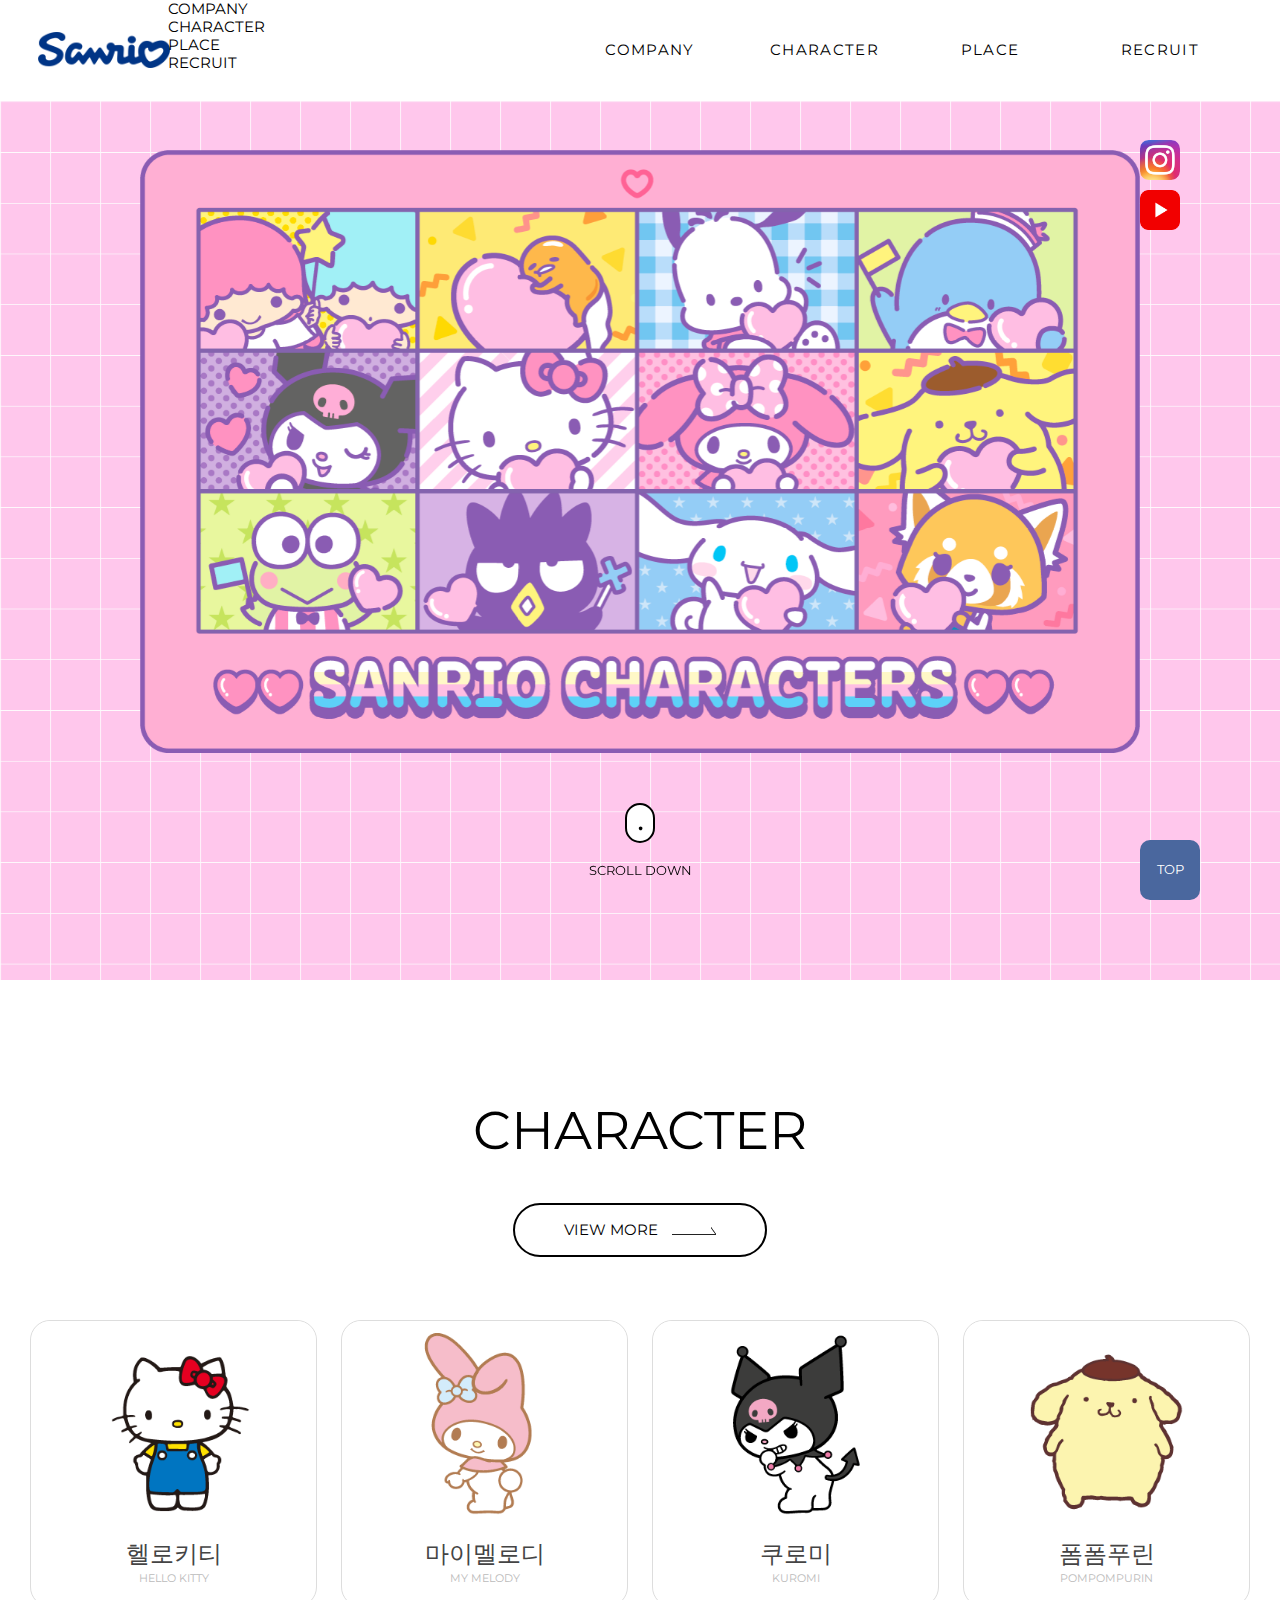
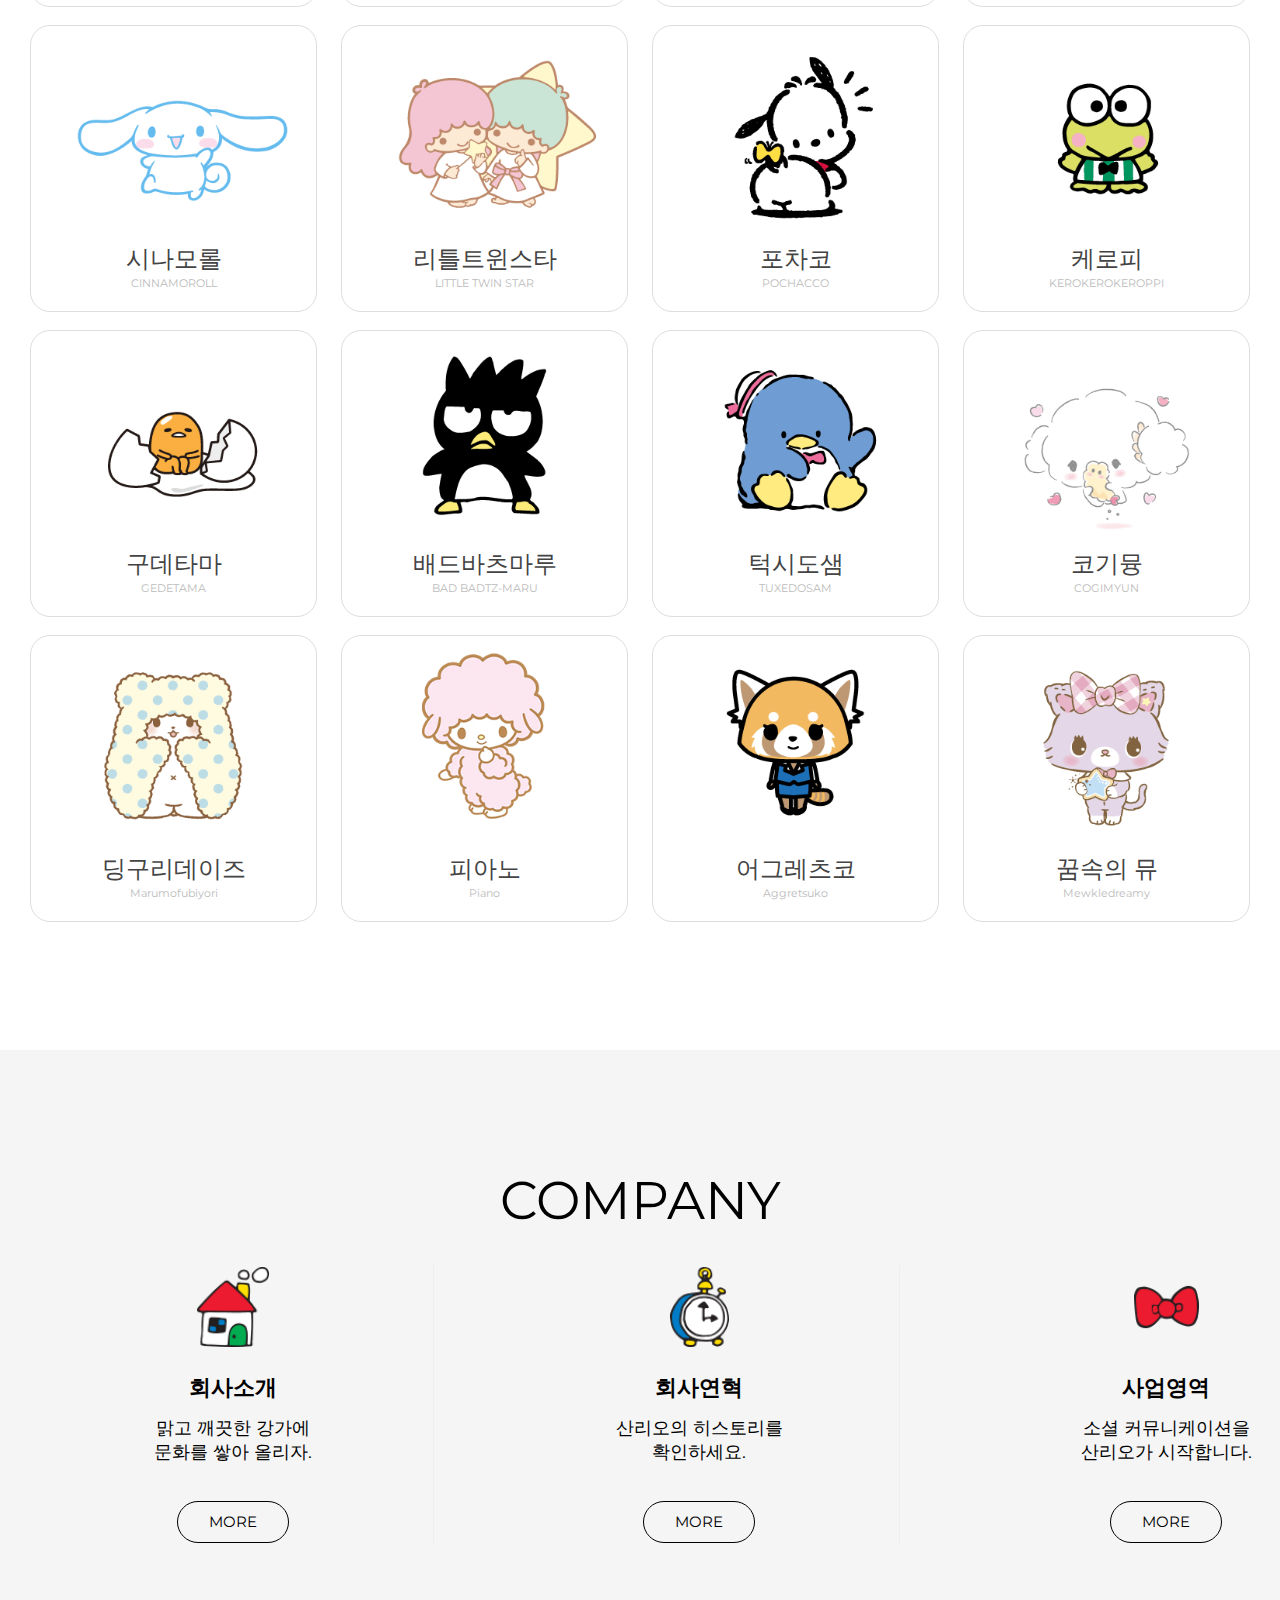
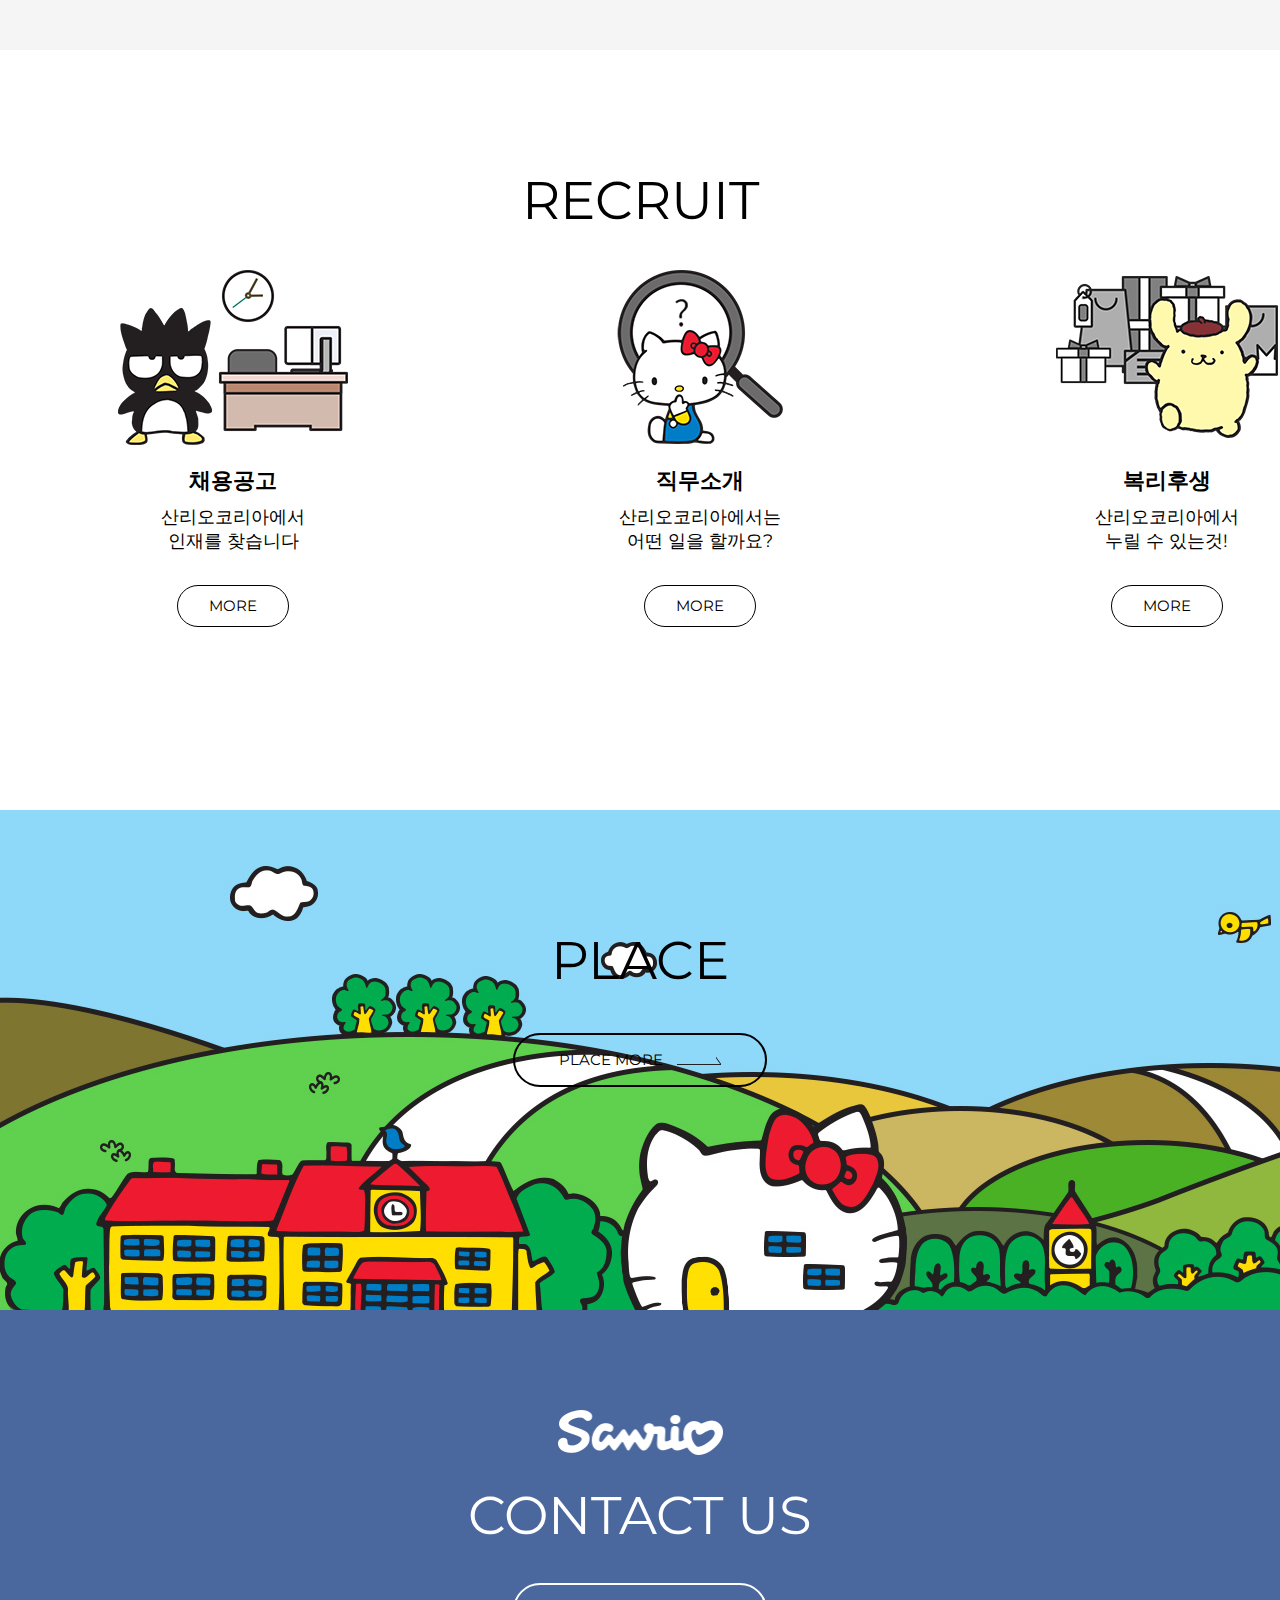
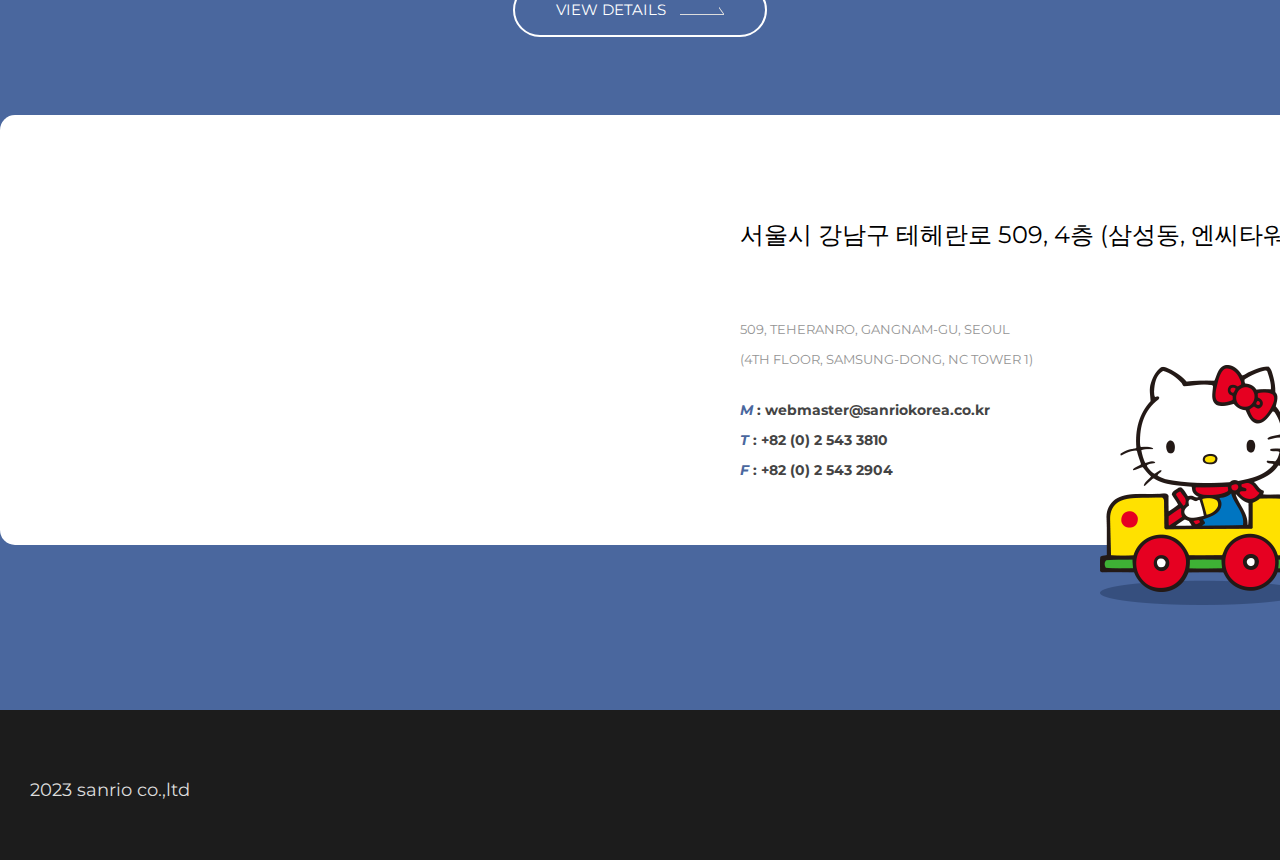
<file: index.html>
<!DOCTYPE html>
<html lang="en">
<head>
    <meta charset="UTF-8">
    <meta name="viewport" content="width=device-width, initial-scale=1.0">
    <title>Sanrio Lovers Club</title>
    <style type="text/css" rel="stylesheet">

        body {
            margin: 0px;
            padding: 0px;
            font-size: 11pt;
            font-family: 'Montserrat', sans-serif;
        }
        h1,h2,h3,p,ul {
            margin: 0;
            padding: 0;
        }
        ul li {
            list-style: none;
        }
        a {
            text-decoration: none;
        }
        
    </style>
    
    <!---------font----------->
    <link rel="preconnect" href="https://fonts.googleapis.com">
    <link rel="preconnect" href="https://fonts.gstatic.com" crossorigin>
    <link href="https://fonts.googleapis.com/css2?family=Montserrat&display=swap" rel="stylesheet">


    <!---------css----------->
    <link href="./css/index.css" rel="stylesheet">
    <link href="./css/media_768.css" rel="stylesheet">
</head>
<body>
    <!----------------------------헤더-------------------------------->
    <section class="section_01">
        <header>
            <div class="header_top">
                <div class="header_logo">
                    <img src="./img/logo_2023.png" width="132px" height="36px">
                </div>
                <div class="media_menu_wrap">
                    <img id="media_ham_icon" src="./img/menu.png">
                    <ul class="media_ham_menu">
                        <li> COMPANY </li>
                        <li> CHARACTER </li>
                        <li> PLACE </li>
                        <li> RECRUIT </li>
                    </ul>
                </div>
                <ul class="header_menu">
                    <li> COMPANY </li>
                    <li> CHARACTER </li>
                    <li> PLACE </li>
                    <li> RECRUIT </li>
                </ul>
            </div>
            
        </header>
    </section>
    <!----------------------------바디 -------------------------------->
    <section class="section_02">
        <div class="main_body_01">
           
            <div class="sns">
                <div class="top"> TOP </div>
                <a href="https://www.instagram.com/sanrio_kr/" target="_blank">
                    <img src="./img/ins.png" width="40px" height="40px">
                </a>
                <a href="https://www.youtube.com/c/sanriokorea/featured" target="_blank">
                    <img src="./img/ytb.png" width="40px" height="40px">
                </a>    
            </div>
            <div class="main_title_img">
                <img src="./img/main_visual_pc_v1.png" width="1000px">
                <img src="./img/main_visual_m_v1.png">
            </div>
            <div class="mouse_ani">
                <div class="mouse">
                    <p class="dot"> . </p>
                </div>
                <p class="scroll_text"> SCROLL DOWN </p>
            </div>
        </div>

        <div class="main_title_bg">
            &nbsp;
        </div>
    <!------------------------------캐릭터 소개 -------------------------------->
        <div class="main_body_02">
            <title id="title"> CHARACTER </title>
            <div class="view_more">
                <div class="veiw_icon">
                    VIEW MORE
                    <img src="./img/ico_more1.png">
                </div>
            </div>
            <div  class="character_list">
                <ul class="ch_list">
                    <a href="./page.html"> <li class="item">
                        <div class="ch_img">
                            <img id="kitty" src="./img/new_main_crt1.png" width="285px">
                        </div>
                        <div class="text_box">
                            <div class="blank"></div>
                            <p class=ch_name style="font-weight: 400;"> 헬로키티 </p>
                            <p class="ch_name_e"> HELLO KITTY </p>
                        </div>    
                    </li> </a>
                    <li class="item">
                        <div class="ch_img">
                            <img id="melody" src="./img/new_main_crt2.png" width="285px">
                        </div>
                        <div class="text_box">
                            <div class="blank"></div>
                            <p class=ch_name style="font-weight: 400;"> 마이멜로디 </p>
                            <p class="ch_name_e"> MY MELODY </p>
                        </div>    
                    </li>
                    <li class="item">
                        <div class="ch_img">
                            <img id="kuromi" src="./img/new_main_crt3.png" width="285px">
                        </div>
                        <div class="text_box">
                            <div class="blank"></div>
                            <p class=ch_name style="font-weight: 400;"> 쿠로미 </p>
                            <p class="ch_name_e"> KUROMI </p>
                        </div>    
                    </li>
                    <li class="item">
                        <div class="ch_img">
                            <img id="pompom" src="./img/new_main_crt4.png" width="285px">
                        </div>
                        <div class="text_box">
                            <div class="blank"></div>
                            <p class=ch_name style="font-weight: 400;"> 폼폼푸린 </p>
                            <p class="ch_name_e"> POMPOMPURIN </p>
                        </div>
                    </li>
                </ul>
                <ul class="ch_list">
                    <li class="item">
                        <div class="ch_img">
                            <img id="cinamo" src="./img/new_main_crt5.png" width="285px">
                        </div>
                        <div class="text_box">
                            <div class="blank"></div>
                            <p class=ch_name style="font-weight: 400;"> 시나모롤 </p>
                            <p class="ch_name_e"> CINNAMOROLL </p>
                        </div>  
                    </li>
                    <li class="item">
                        <div class="ch_img">
                            <img id="twin" src="./img/new_main_crt6.png" width="285px">
                        </div>
                        <div class="text_box">
                            <div class="blank"></div>
                            <p class=ch_name style="font-weight: 400;"> 리틀트윈스타 </p>
                            <p class="ch_name_e"> LITTLE TWIN STAR </p>
                        </div>  
                    </li>
                    <li class="item">
                        <div class="ch_img">
                            <img id="pocha" src="./img/new_main_crt7.png" width="285px">
                        </div>
                        <div class="text_box">
                            <div class="blank"></div>
                            <p class=ch_name style="font-weight: 400;"> 포차코 </p>
                            <p class="ch_name_e"> POCHACCO </p>
                        </div>  
                    </li>
                    <li class="item">
                        <div class="ch_img">
                            <img id="kero" src="./img/new_main_crt8.png" width="285px">
                        </div>
                        <div class="text_box">
                            <div class="blank"></div>
                            <p class=ch_name style="font-weight: 400;"> 케로피 </p>
                            <p class="ch_name_e"> 
                                KEROKEROKEROPPI </p>
                        </div>  
                    </li>
                </ul>
                <ul class="ch_list">
                    <li class="item">
                        <div class="ch_img">
                            <img id="tama" src="./img/new_main_crt9.png" width="285px">
                        </div>
                        <div class="text_box">
                            <div class="blank"></div>
                            <p class=ch_name style="font-weight: 400;"> 구데타마 </p>
                            <p class="ch_name_e"> GEDETAMA </p>
                        </div>  
                    </li>
                    <li class="item">
                        <div class="ch_img">
                            <img id="bad" src="./img/new_main_crt10.png" width="285px">
                        </div>
                        <div class="text_box">
                            <div class="blank"></div>
                            <p class=ch_name style="font-weight: 400;"> 배드바츠마루 </p>
                            <p class="ch_name_e"> BAD BADTZ-MARU </p>
                        </div>  
                    </li>
                    <li class="item">
                        <div class="ch_img">
                            <img id="sam" src="./img/new_main_crt11.png" width="285px">
                        </div>
                        <div class="text_box">
                            <div class="blank"></div>
                            <p class=ch_name style="font-weight: 400;"> 턱시도샘 </p>
                            <p class="ch_name_e"> TUXEDOSAM </p>
                        </div>
                    </li>
                    <li class="item">
                        <div class="ch_img">
                            <img id="kogi" src="./img/new_main_crt12.png" width="285px">
                        </div>
                        <div class="text_box">
                            <div class="blank"></div>
                            <p class=ch_name style="font-weight: 400;"> 코기뮹 </p>
                            <p class="ch_name_e"> COGIMYUN </p>
                        </div>
                    </li>
                </ul>
                <ul class="ch_list">
                    <li class="item">
                        <div class="ch_img">
                            <img id="dinguri" src="./img/new_main_crt13.png" width="285px">
                        </div>
                        <div class="text_box">
                            <div class="blank"></div>
                            <p class=ch_name style="font-weight: 400;"> 딩구리데이즈 </p>
                            <p class="ch_name_e"> Marumofubiyori </p>
                        </div>
                    </li> 
                    
                    <li class="item">
                        <div class="ch_img">
                            <img id="piano" src="./img/new_main_crt14.png" width="285px">
                        </div>
                        <div class="text_box">
                            <div class="blank"></div>
                            <p class=ch_name style="font-weight: 400;"> 피아노 </p>
                            <p class="ch_name_e"> Piano </p>
                        </div>
                    </li> 
                    
                    <li class="item">
                        <div class="ch_img">
                            <img id="aggre" src="./img/new_main_crt15.png" width="285px">
                        </div>
                        <div class="text_box">
                            <div class="blank"></div>
                            <p class=ch_name style="font-weight: 400;"> 어그레츠코 </p>
                            <p class="ch_name_e"> Aggretsuko </p>
                        </div>
                    </li> 
                    <li class="item">
                        <div class="ch_img">
                            <img id="myu" src="./img/new_main_crt16.png" width="285px">
                        </div>
                        <div class="text_box">
                            <div class="blank"></div>
                            <p class=ch_name style="font-weight: 400;"> 꿈속의 뮤 </p>
                            <p class="ch_name_e"> Mewkledreamy </p>
                        </div>
                    </li> 
                </ul>
            </div>
        </div>
    </section>
    <section class="section_03">
        <title id="title"> COMPANY </title>
        <div class="company_info">
            
                <div class="comapany_each">
                    <img id="c_icon" src="./img/ico_company1.png" width="68px" height="78px">
                    <p id="c_title"> 회사소개  </p>
                    <p id="c_text"> 맑고 깨끗한 강가에 <br> 문화를 쌓아 올리자. </p>
                    <div class="more_icon"> MORE </div>
                </div>
                <div class="comapany_each">
                    <img id="c_icon" src="./img/ico_company3.png" width="68px" height="78px">
                    <p id="c_title"> 회사연혁  </p>
                    <p id="c_text"> 산리오의 히스토리를 <br> 확인하세요. </p>
                    <div class="more_icon"> MORE </div>
                </div>
                <div class="comapany_each">
                    <img id="c_icon" src="./img/ico_company4.png" width="68px" height="78px">
                    <p id="c_title"> 사업영역  </p>
                    <p id="c_text"> 소셜 커뮤니케이션을 <br> 산리오가 시작합니다. </p>
                    <div class="more_icon"> MORE </div>
                </div>
                
            
        </div>
    </section>
    <section class="section_04">
        <title id="title"> RECRUIT </title>
        <div class="recruit">
            <div class="recruit_each">
                <img id="r_icon" src="./img/ico_recruit1.png" width="230px" height="175px">
                <p id="c_title"> 채용공고  </p>
                <p id="c_text"> 산리오코리아에서 <br> 인재를 찾습니다 </p>
                <div class="more_icon"> MORE </div>
            
            </div>
            <div class="recruit_each">
                <img id="r_icon" src="./img/ico_recruit2.png" width="230px" height="175px">
                <p id="c_title"> 직무소개  </p>
                <p id="c_text"> 산리오코리아에서는<br>
                    어떤 일을 할까요?
                <div class="more_icon"> MORE </div>
            
            </div>
            <div class="recruit_each">
                <img id="r_icon" src="./img/ico_recruit3.png" width="230px" height="175px">
                <p id="c_title"> 복리후생  </p>
                <p id="c_text"> 산리오코리아에서 <br>
                    누릴 수 있는것!
                <div class="more_icon"> MORE </div>
            
            </div>
        </div>
        <div class="place_info">
            <title id="title"> PLACE </title>
            <div class="view_more">
                <div class="veiw_icon">
                    PLACE MORE
                    <img src="./img/ico_more1.png">
                </div>
            </div>
        </div>
    </section>
    
    <footer>
        <div class="contact">
            <div class="contact_us">
                <div class="contact_logo">
                    <img src="./img/logo_w.png">
                </div>
                <title id="title"> CONTACT US </title>
                <div class="view_more">
                    <div class="veiw_icon">
                        VIEW DETAILS
                        <img src="./img/ico_more1.png">
                    </div>
                </div>
                
            </div>
            
            <div class="map">
                <div class="map_img">
                    <iframe src="https://www.google.com/maps/embed?pb=!1m18!1m12!1m3!1d3165.0077472601206!2d127.05558447642845!3d37.50773542749694!2m3!1f0!2f0!3f0!3m2!1i1024!2i768!4f13.1!3m3!1m2!1s0x357ca5620f03876f%3A0x16b673eabfffb535!2z7JeU7JSo7YOA7JuMMQ!5e0!3m2!1sko!2skr!4v1706754583579!5m2!1sko!2skr" width="400" height="250" style="border:0;" allowfullscreen="" loading="lazy" referrerpolicy="no-referrer-when-downgrade"></iframe>
                </div>
                <div class="map_txt">
                    <p class="map_01"> 서울시 강남구 테헤란로 509, 4층 (삼성동, 엔씨타워1) </p>
                    <p class="map_02"> 509, TEHERANRO, GANGNAM-GU, SEOUL<br>
                        (4TH FLOOR, SAMSUNG-DONG, NC TOWER 1) </p>
                    <p class="map_03">
                        <em class="colorm"> M </em>: webmaster@sanriokorea.co.kr <br>
                        <em class="colorm"> T </em> : +82 (0) 2 543 3810 <br>
                        <em class="colorm"> F </em> : +82 (0) 2 543 2904
                    </p>    
                </div>
                <img id="kitty_car" src="./img/contact_img.png">
            </div>
        </div>
        <div class="personal">
            <p class="info01"> 2023 sanrio co.,ltd </p>
            <p class="info02"> 개인정보처리방침 </p>
        </div>
    </footer>

<!-----------------------제이쿼리------------------------------------------->


<script src="https://code.jquery.com/jquery-3.7.1.min.js" integrity="sha256-/JqT3SQfawRcv/BIHPThkBvs0OEvtFFmqPF/lYI/Cxo=" crossorigin="anonymous"></script>
<script>

/*--------------탑버튼---------------*/
$(".top").on("click",function(){
    $("body, html").animate({
        scrollTop : "0px"
    },1000)
});

/*--------------스크롤 시 탑버튼 등장---------------*/
$(document).ready(function(){
    var main_bg = $(".main_title_img").height();

    $(".top").hide();

    $(window).scroll(function(){
        var roll = $(this).scrollTop() >= main_bg;

        if(roll){
            $(".top").show();
        }else{
            $(".top").hide();
        }
    });
});
/*--------------햄메뉴---------------*/


$("#media_ham_icon").on("click",function(){
    $(".media_ham_menu").css({
        "visibility" : "visible",
        "transition" : "all 1s ease"
    }).toggle()
});




</script>
</body>
</html>
</file>
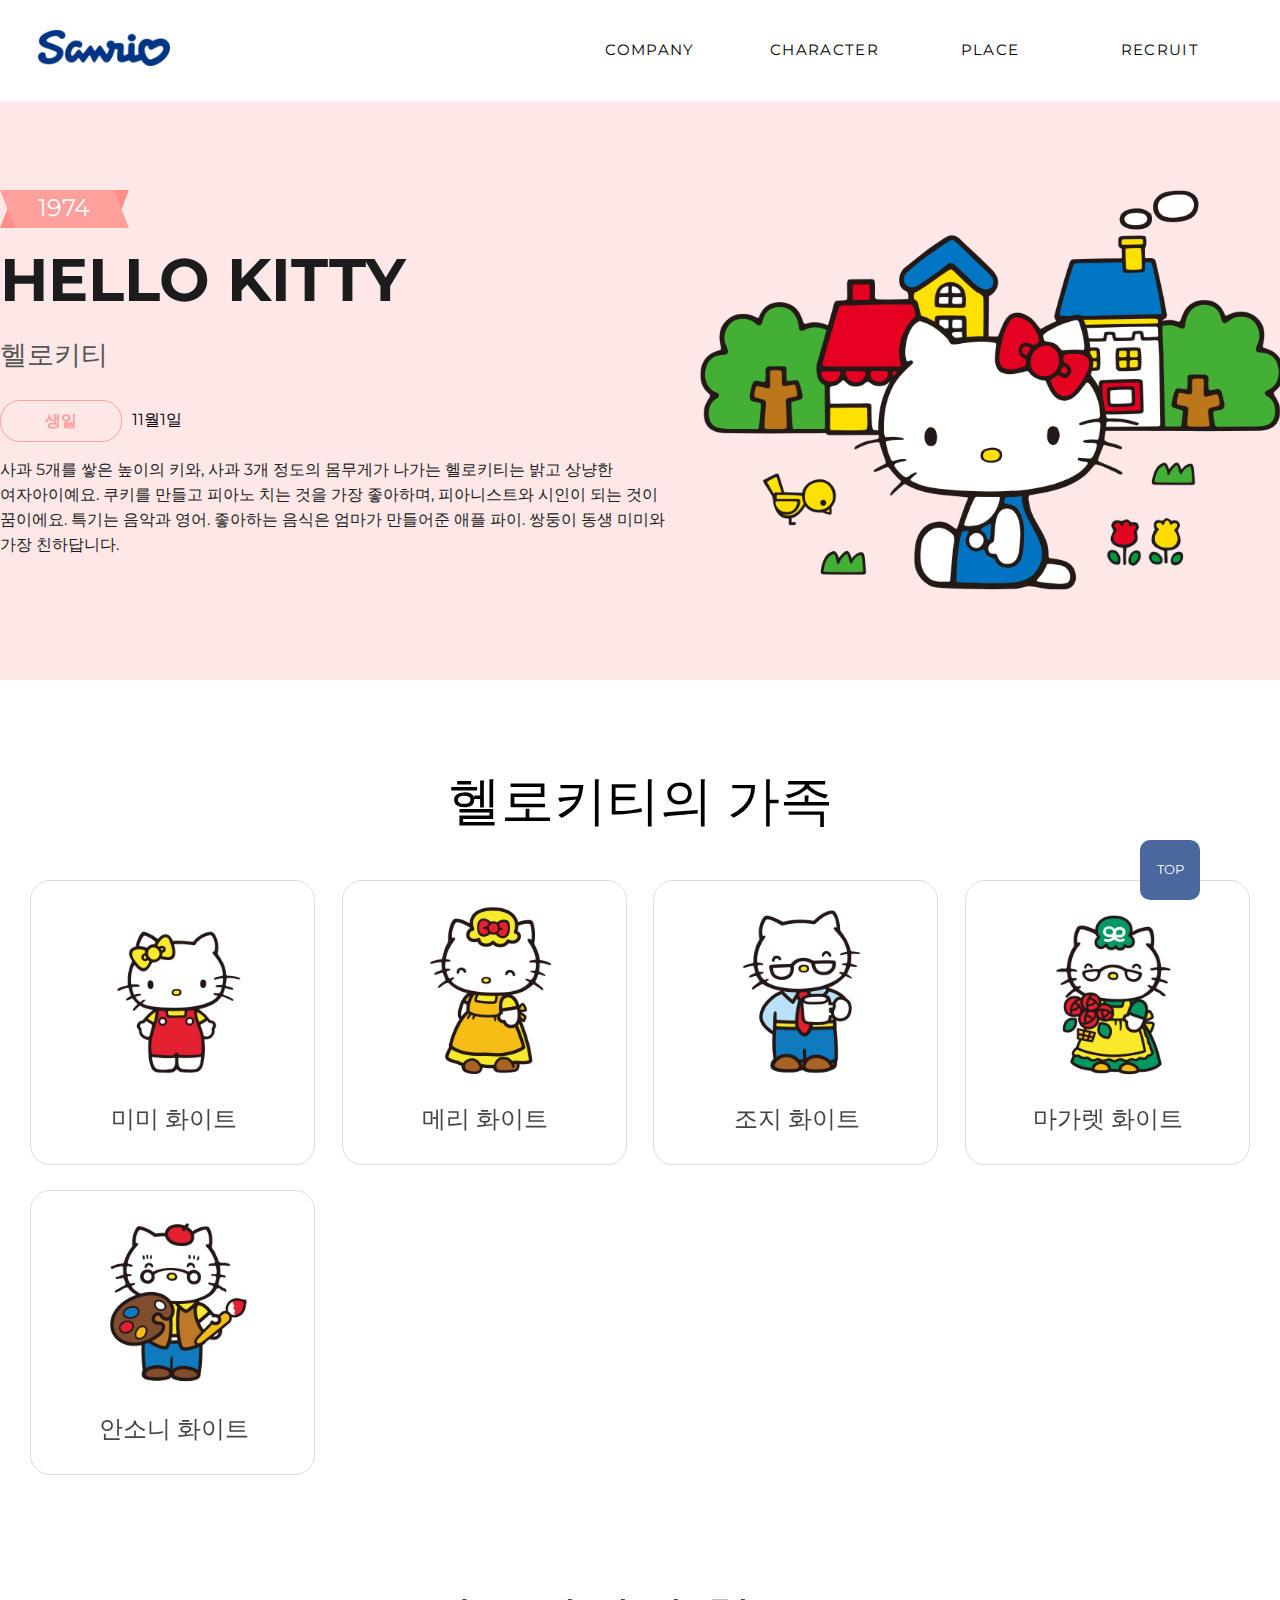
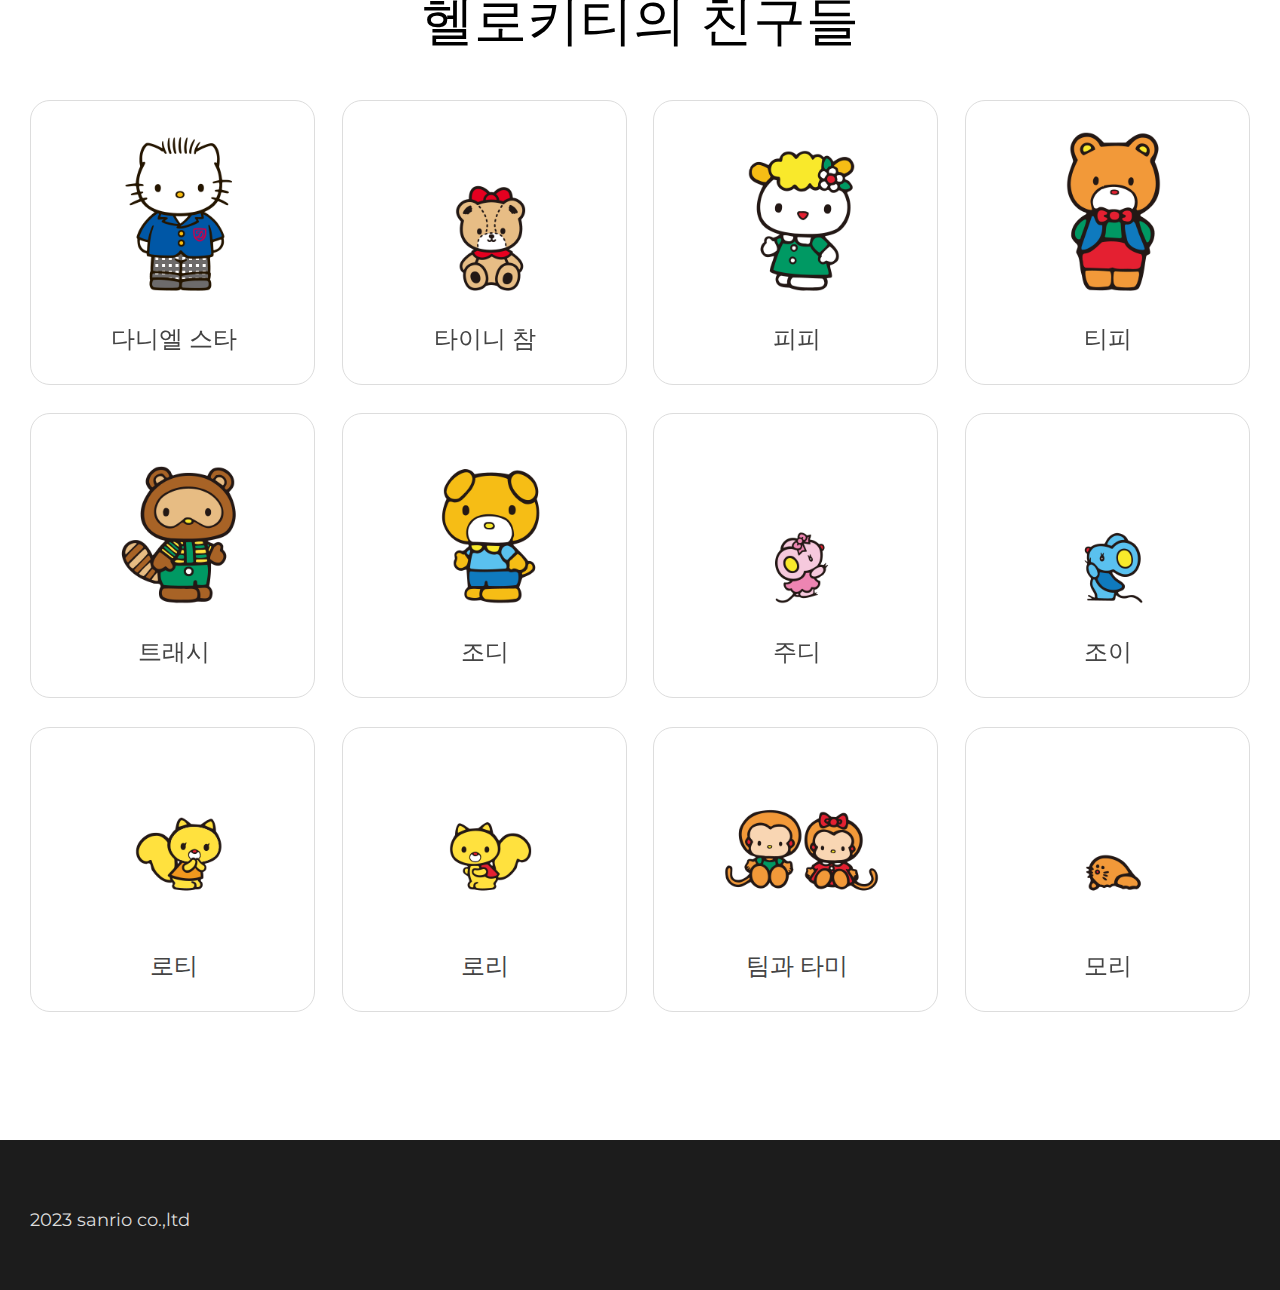
<file: page.html>
<!DOCTYPE html>
<html lang="en">
<head>
    <meta charset="UTF-8">
    <meta name="viewport" content="width=device-width, initial-scale=1.0">
    <title>Sanrio Lover Club</title>
    <style type="text/css" rel="stylesheet">
        body {
            margin: 0px;
            padding: 0px;
            font-size: 11pt;
            font-family: 'Montserrat', sans-serif;
        }
        h1,h2,h3,p,ul {
            margin: 0;
            padding: 0;
        }
        ul li {
            list-style: none;
        }
        a {
            text-decoration: none;
        }
    </style>
    <!---------font----------->
    <link rel="preconnect" href="https://fonts.googleapis.com">
    <link rel="preconnect" href="https://fonts.gstatic.com" crossorigin>
    <link href="https://fonts.googleapis.com/css2?family=Montserrat&display=swap" rel="stylesheet">
    <!---------css----------->
    <link href="./css/page.css" rel="stylesheet">
</head>
<body>
    <!----------------------------헤더-------------------------------->
    <section class="section_01">
        <header>
            <div class="header_top">
                <div class="header_logo">
                    <a href="./index.html"> <img src="./img/logo_2023.png" width="132px" height="36px"> </a>
                </div>
                <ul class="header_menu">
                    <li> COMPANY </li>
                    <li> CHARACTER </li>
                    <li> PLACE </li>
                    <li> RECRUIT </li>
                </ul>
            </div>
        </header>
        <div class="sns">
            <div class="top"> TOP </div>
            <a href="https://www.instagram.com/sanrio_kr/" target="_blank">
                <img src="./img/ins.png" width="40px" height="40px">
            </a>
            <a href="https://www.youtube.com/c/sanriokorea/featured" target="_blank">
                <img src="./img/ytb.png" width="40px" height="40px">
            </a>    
        </div>
    </section>
    <!----------------------------바디-------------------------------->
    <section class="section_02">
        <div class="main">
            <div class="main_text">
                <div class="text_01"> 
                    <div class="year">
                        <p> 1974 </p>
                        <img src="./img/year_bg.png">
                    </div>
                    
                    <p class="name"> HELLO KITTY </p>
                    <p class="name_kr"> 헬로키티 </p>
                </div>
                <div class="text_02">
                    <p class="bday">
                        <p class="b01"> 생일 </p>
                        <p class="b02"> 11월1일 </p>
                    </p>
                    <p class="kitty"> 사과 5개를 쌓은 높이의 키와, 사과 3개 정도의 몸무게가 나가는 헬로키티는 밝고 상냥한 <br>
                        여자아이예요. 쿠키를 만들고 피아노 치는 것을 가장 좋아하며, 피아니스트와 시인이 되는 것이<br>
                        꿈이에요. 특기는 음악과 영어. 좋아하는 음식은 엄마가 만들어준 애플 파이. 쌍둥이 동생 미미와<br>
                        가장 친하답니다.</p>
                </div>
            </div>
            <img id="kitty_img" src="./img/hellokitty_v1.png">
        </div>
    </section>
    <!----------------------------바디 헬로키티 가족-------------------------------->
    <section class="section_03">
        <title class="title"> 헬로키티의 가족 </title>
    </section>
    <div class="character_list">
        <ul class="ch_list">
            <li class="item">
                <div class="ch_img">
                    <img id="mimi" src="./img/new_kf1.png" width="285px" height="285px">
                </div>
                <div class="text_box">
                    <div class="blank"></div>
                    <p class=ch_name style="font-weight: 400;"> 미미 화이트 </p>
                </div>
                <div class="k_hover">
                    <p class="name_title"> 미미 화이트 </p>
                    <div class="name_line"></div>
                    <p class="name_text"> 매우 여성스럽고, 내성적이고 수줍음이 많은 여자 아이예요.
                        헬로키티와 구분할 수 있도록 오른쪽 귀에 리본을 달고 있어요.</p>
                </div>
            </li>
            <li class="item">
                <div class="ch_img">
                    <img id="mimi" src="./img/new_kf2.png" width="285px" height="285px">
                </div>
                <div class="text_box">
                    <div class="blank"></div>
                    <p class=ch_name style="font-weight: 400;"> 메리 화이트 </p>
                </div>
                <div class="k_hover">
                    <p class="name_title"> 메리 화이트 </p>
                    <div class="name_line"></div>
                    <p class="name_text"> 매우 친절한 성격으로 요리, 청소, 세탁을 즐기며 세상에서
                        가장 맛있는 애플파이 만들기의 달인이랍니다.</p>
                </div>
            </li>
            <li class="item">
                <div class="ch_img">
                    <img id="mimi" src="./img/new_kf3.png" width="285px" height="285px">
                </div>
                <div class="text_box">
                    <div class="blank"></div>
                    <p class=ch_name style="font-weight: 400;"> 조지 화이트 </p>
                </div>
                <div class="k_hover">
                    <p class="name_title"> 조지 화이트 </p>
                    <div class="name_line"></div>
                    <p class="name_text"> 가족들이 의지하는 멋진 아빠예요.
                        조금 엉뚱하지만 넉살 좋은 유머감각의 소유자랍니다.</p>
                </div>
            </li>
            <li class="item">
                <div class="ch_img">
                    <img id="mimi" src="./img/new_kf4.png" width="285px" height="285px">
                </div>
                <div class="text_box">
                    <div class="blank"></div>
                    <p class=ch_name style="font-weight: 400;"> 마가렛 화이트 </p>
                </div>
                <div class="k_hover">
                    <p class="name_title"> 마가렛 화이트 </p>
                    <div class="name_line"></div>
                    <p class="name_text"> 할머니가 만들어 주신 푸딩은 최고~
                        흔들의자에 앉아서 자수 놓는 것을 가장 좋아하세요!</p>
                </div>
            </li>
            
        </ul>
        <ul class="ch_list">
            <li class="item">
                <div class="ch_img">
                    <img id="mimi" src="./img/new_kf5.png" width="285px" height="285px">
                </div>
                <div class="text_box">
                    <div class="blank"></div>
                    <p class=ch_name style="font-weight: 400;"> 안소니 화이트 </p>
                </div>
                <div class="k_hover">
                    <p class="name_title"> 안소니 화이트 </p>
                    <div class="name_line"></div>
                    <p class="name_text"> 취미는 그림 그리기, 만물 박사이신 할아버지는
                        흥미롭고 재미있는 옛날이야기를 많이 해 주세요.</p>
                </div>
            </li>
        </ul>
    </div>
    <!----------------------------바디 헬로키티 친구들-------------------------------->
    <section class="section_03">
        <title class="title"> 헬로키티의 친구들 </title>
    </section>
    <div class="character_list_2">
        <ul class="ch_list">
            <li class="item">
                <div class="ch_img">
                    <img id="mimi" src="./img/n_kfr1.png" width="285px" height="285px">
                </div>
                <div class="text_box">
                    <div class="blank"></div>
                    <p class=ch_name style="font-weight: 400;"> 다니엘 스타 </p>
                </div>
                <div class="k_hover">
                    <p class="name_title"> 다니엘 스타 </p>
                    <div class="name_line"></div>
                    <p class="name_text"> 헬로키티의 소꿉친구이자 남자친구예요.
                        작은 것에 감동 받는 순진하고 센티멘털한 소년이에요!</p>
                </div>
            </li>
            <li class="item">
                <div class="ch_img">
                    <img id="mimi" src="./img/n_kfr2.png" width="285px" height="285px">
                </div>
                <div class="text_box">
                    <div class="blank"></div>
                    <p class=ch_name style="font-weight: 400;"> 타이니 참 </p>
                </div>
                <div class="k_hover">
                    <p class="name_title"> 타이니 참 </p>
                    <div class="name_line"></div>
                    <p class="name_text"> 아빠가 뉴욕에 출장 가계신 동안, 헬로키티와 살게 됐어요. 남자 아이지만 헬로키티를 좋아해 리본을 했어요.
                        헬로키티, 미미와는 친남매 같이 친하답니다.</p>
                </div>
            </li>
            <li class="item">
                <div class="ch_img">
                    <img id="mimi" src="./img/n_kfr3.png" width="285px" height="285px">
                </div>
                <div class="text_box">
                    <div class="blank"></div>
                    <p class=ch_name style="font-weight: 400;"> 피피 </p>
                </div>
                <div class="k_hover">
                    <p class="name_title"> 피피 </p>
                    <div class="name_line"></div>
                    <p class="name_text"> 수다 떠는 걸 좋아하는 쾌활한 양 친구예요.
                        조금 어른스러운 면도 있어 헬로키티의 고민을 잘 들어줘요.</p>
                </div>
            </li>
            <li class="item">
                <div class="ch_img">
                    <img id="mimi" src="./img/n_kfr4.png" width="285px" height="285px">
                </div>
                <div class="text_box">
                    <div class="blank"></div>
                    <p class=ch_name style="font-weight: 400;"> 티피 </p>
                </div>
                <div class="k_hover">
                    <p class="name_title"> 티피 </p>
                    <div class="name_line"></div>
                    <p class="name_text"> 힘세고 상냥한 곰 친구예요.
                        헬로키티의 남자친구 자리를 노리고 있답니다.</p>
                </div>
            </li>
            
        </ul>
        <ul class="ch_list">
            <li class="item">
                <div class="ch_img">
                    <img id="mimi" src="./img/n_kfr5.png" width="285px" height="285px">
                </div>
                <div class="text_box">
                    <div class="blank"></div>
                    <p class=ch_name style="font-weight: 400;"> 트래시 </p>
                </div>
                <div class="k_hover">
                    <p class="name_title"> 트래시 </p>
                    <div class="name_line"></div>
                    <p class="name_text"> 장난꾸러기 너구리 친구예요.
                        반에서 가장 에너지가 넘쳐요.</p>
                </div>
            </li>
            <li class="item">
                <div class="ch_img">
                    <img id="mimi" src="./img/n_kfr6.png" width="285px" height="285px">
                </div>
                <div class="text_box">
                    <div class="blank"></div>
                    <p class=ch_name style="font-weight: 400;"> 조디 </p>
                </div>
                <div class="k_hover">
                    <p class="name_title"> 조디 </p>
                    <div class="name_line"></div>
                    <p class="name_text"> 공부를 사랑하는 박식한 강아지 친구예요.
                        장래희망은 연구자라고 하네요.</p>
                </div>
            </li>
            <li class="item">
                <div class="ch_img">
                    <img id="mimi" src="./img/n_kfr7.png" width="285px" height="285px">
                </div>
                <div class="text_box">
                    <div class="blank"></div>
                    <p class=ch_name style="font-weight: 400;"> 주디 </p>
                </div>
                <div class="k_hover">
                    <p class="name_title"> 주디 </p>
                    <div class="name_line"></div>
                    <p class="name_text"> 조이의 여자친구. </p>
                </div>
            </li>
            <li class="item">
                <div class="ch_img">
                    <img id="mimi" src="./img/n_kfr8.png" width="285px" height="285px">
                </div>
                <div class="text_box">
                    <div class="blank"></div>
                    <p class=ch_name style="font-weight: 400;"> 조이 </p>
                </div>
                <div class="k_hover">
                    <p class="name_title"> 조이피 </p>
                    <div class="name_line"></div>
                    <p class="name_text"> 헬로키티와 가장 친한 쥐 친구예요. 같은 반이라 매일 함께 놀고,
                        좀 덜렁대지만 달리기를 아주 잘해요.</p>
                </div>
            </li>
            
        </ul>
        <ul class="ch_list">
            <li class="item">
                <div class="ch_img">
                    <img id="mimi" src="./img/n_kfr9.png" width="285px" height="285px">
                </div>
                <div class="text_box">
                    <div class="blank"></div>
                    <p class=ch_name style="font-weight: 400;"> 로티 </p>
                </div>
                <div class="k_hover">
                    <p class="name_title"> 로티 </p>
                    <div class="name_line"></div>
                    <p class="name_text"> 로리의 언니. 노래를 잘해요. 느긋한 성격!</p>
                </div>
            </li>
            <li class="item">
                <div class="ch_img">
                    <img id="mimi" src="./img/n_kfr10.png" width="285px" height="285px">
                </div>
                <div class="text_box">
                    <div class="blank"></div>
                    <p class=ch_name style="font-weight: 400;"> 로리</p>
                </div>
                <div class="k_hover">
                    <p class="name_title"> 로리 </p>
                    <div class="name_line"></div>
                    <p class="name_text"> 헬로키티에게 숲 속의 비밀을 알려주는 다람쥐 친구예요.</p>
                </div>
            </li>
            <li class="item">
                <div class="ch_img">
                    <img id="mimi" src="./img/n_kfr11.png" width="285px" height="285px">
                </div>
                <div class="text_box">
                    <div class="blank"></div>
                    <p class=ch_name style="font-weight: 400;"> 팀과 타미 </p>
                </div>
                <div class="k_hover">
                    <p class="name_title"> 팀과 타미 </p>
                    <div class="name_line"></div>
                    <p class="name_text"> 모두와 함께 노는 것을 좋아하는 원숭이 남매.</p>
                </div>
            </li>
            <li class="item">
                <div class="ch_img">
                    <img id="mimi" src="./img/n_kfr12.png" width="285px" height="285px">
                </div>
                <div class="text_box">
                    <div class="blank"></div>
                    <p class=ch_name style="font-weight: 400;"> 모리 </p>
                </div>
                <div class="k_hover">
                    <p class="name_title"> 모리 </p>
                    <div class="name_line"></div>
                    <p class="name_text"> 헬로키티의 집에 살고 있는 두더지 친구예요.
                        수줍음이 많아서 누굴 만나면 항상 부끄러워 한답니다.</p>
                </div>
            </li>
            
        </ul>
    </div>
    
    
    <footer>
        <div class="personal">
            <p class="info01"> 2023 sanrio co.,ltd </p>
            <p class="info02"> 개인정보처리방침 </p>
        </div>
    </footer>
    <script src="https://code.jquery.com/jquery-3.7.1.min.js" integrity="sha256-/JqT3SQfawRcv/BIHPThkBvs0OEvtFFmqPF/lYI/Cxo=" crossorigin="anonymous"></script>
    <script>
    
    /*--------------탑버튼---------------*/
    $(".top").on("click",function(){
        $("body, html").animate({
            scrollTop : "0px"
        },1000)
    });
    
    /*--------------스크롤 시 탑버튼 등장---------------*/
    $(document).ready(function(){
        var main_bg = $(".section_02").height();
    
        $(".top").hide();
    
        $(window).scroll(function(){
            var roll = $(this).scrollTop() >= main_bg;
    
            if(roll){
                $(".top").show();
            }else{
                $(".top").hide();
            }
        });
    })
    </script>
</body>
</html>
</file>
<file: css/index.css>
body{
    width: 100%;
    height: auto;
    
}
.section_01 {
    position: relative;
    width: 100%;
    height: auto;
    
}
    
    .header_top {
        display: flex;
        position: fixed;
        top: 0px;
        flex-flow: row nowrap;
        width: 100%;
        min-height: 101px;
        background: white;
        z-index: 99;
    }
        .header_logo {
            display: flex;
            width: 10%;
            height: 100px;
            margin-left: 40px;
            justify-content: center;
            align-items: center;
            
        }
        .header_menu {
            display: flex;
            width: 90%;
            height: 100px;
            justify-content: right;
            align-items: center;
            
        }
            .header_menu > li {
                width:100px;
                height: 20px;
                font-size: 11pt;
                letter-spacing :1pt;
                text-align: center;
                line-height: 20px;
                margin-right: 70px;
            }
            #media_ham_icon {
                display: none;
            }


    /*----------------------------바디 --------------------------------*/

    .section_02 {
        position: relative;
        width: 100%;
        height: 2650px;
        
    }   

        .main_body_01 {
            position: absolute;
            display: flex;
            flex-flow: row wrap;
            width: 100%;
            height: auto;
            z-index: 1;
            
        }   

            .top {
                position: absolute;
                display: flex;
                width: 60px;
                height: 60px;
                border-radius: 10px;
                line-height: 60px;
                justify-content: center;
                top: 700px;
                cursor: pointer;
                right: -20px;
                font-size: 0.8rem;
                color: white;
                background: #4a679e;
            
            }
            .sns {
                position: fixed;
                display: flex;
                flex-flow: column wrap;
                align-items: end;
                width: 100%;
                height: 100px;
                top: 140px;
                right: 100px;
                gap: 6px;
            }
                .sns > img {
                    width: 30px;
                    height: 30px;
                    margin-top: 10px;
                }

            .main_title_img {
                position: relative;
                display: flex;
                width: 1000px;
                top: 150px;
                padding: 0;
                margin: 0 auto;
                animation: main 1s ease forwards 0s;
            }
            .main_title_img > img:nth-child(2) {
                display: none;
            }
            @keyframes main {
                0% {transform: translateY(-20px);}
                100% {transform: translateY(10px);}
            }
            .mouse_ani {
                position: relative;
                display: flex;
                width: 100%;
                height: 90px;
                top: 180px;
                padding: 20px;
                justify-content: center;
                
            }
                .mouse {
                    position: relative;
                    display: block;
                    clear: both;
                    width: 26px;
                    height: 36px;
                    border-radius: 20px;
                    background: white;
                    border: 2px solid black;
                    margin: 0 auto;
                    animation: move1 infinite 1.8s ease 0s;
                }
                @keyframes move1 {
                    0% {transform: translateY(-10px);}
                    50% {transform: translateY(10px);}
                    100% {transform: translateY(-10px);}
                }
                    .dot {
                        position: relative;
                        width: 26px;
                        height: 26px;
                        text-align: center;
                        line-height: 26px;
                        font-size: 2.1rem;
                        animation: move2 infinite 2.3s ease 0s;
                }
                @keyframes move2 {
                    0% {transform: translateY(-1px);}
                    50% {transform: translateY(7px);}
                    100% {transform: translateY(-1px);}
                    
                }
                
                .scroll_text {
                    position: absolute;
                    display: block;
                    width: 100%;
                    font-size: 0.8rem;
                    top: 80px;
                    text-align: center;
                }
                    
                
                .main_title_bg {
                    position: relative;
                    width: 100%;
                    height: 980px;
                    background: url(../img/main_visual_bg.jpg) repeat 0 0 / 50px;

                }


    /*----------------------------캐릭터 소개 --------------------------------*/
        
            .main_body_02 {
                position: absolute;
                display: flex;
                flex-flow: row wrap;
                width: 100%;
                height: 1500px;
                
                
            }
                #title {
                    position: relative;
                    display: inline-block;
                    width: 100%;
                    height: 100px;
                    line-height: 100px;
                    font-size: 3.3rem;
                    text-align: center;
                    margin-top: 100px;
                   
                    
                }
                .view_more {
                    position: relative;
                    display: flex;
                    width: 100%;
                    height: 100px;
                    margin: 0 auto;
                    align-items: center;
                    justify-content: center;
                    
                }

                    .view_more :hover {
                        color: white;
                        background: black;
                    }
                    .view_more:hover > img ::after {
                        filter: invert(100%);
                    }
                    .veiw_icon {
                        position: relative;
                        display: inline-block;
                        width: 250px;
                        height: 50px;
                        border: 2px solid black;
                        border-radius: 30px;
                        line-height: 50px;
                        text-align: center;
                        
                    }   

                        .veiw_icon > img {
                            margin-left: 10px;
                            display: inline-block;
                            align-items: center;
                            justify-content: center;
                            
                        }
                        
                .character_list {
                    display: flex;
                    flex-flow: row wrap;
                    width: 1220px;
                    height: 1220px;
                    margin: 0 auto;
                    margin-top: 40px;
                }
                    .ch_list {
                        display: flex;
                        flex-flow: row nowrap;
                        width: 1220px;
                        height: 285px;
                        justify-content: space-between;
                        box-sizing: border-box;
                    }
                        .item {
                            display: flex;
                            flex-flow: row wrap;
                            width: 285px;
                            height: 285px;
                            border: 1px solid #ddd;
                            border-radius: 20px;
                            background: white;
                        }
                            .ch_img {
                                position: relative;
                                display: flex;
                                clear: both;
                                width: 285px;
                                height: 200px;

                            }
                                .ch_img > #kitty:hover  {
                                    content: url(../img/new_main_crt1_ov.png);
                                }
                                .ch_img > #melody:hover  {
                                    content: url(../img/new_main_crt2_ov.png);
                                }
                                .ch_img > #kuromi:hover  {
                                    content: url(../img/new_main_crt3_ov.png);
                                }
                                .ch_img > #pompom:hover  {
                                    content: url(../img/new_main_crt4_ov.png);
                                }
                                .ch_img > #cinamo:hover  {
                                    content: url(../img/new_main_crt5_ov.png);
                                }
                                .ch_img > #twin:hover  {
                                    content: url(../img/new_main_crt6_ov.png);
                                }
                                .ch_img > #pocha:hover  {
                                    content: url(../img/new_main_crt7_ov.png);
                                }
                                .ch_img > #kero:hover  {
                                    content: url(../img/new_main_crt8_ov.png);
                                }
                                .ch_img > #tama:hover  {
                                    content: url(../img/new_main_crt9_ov.png);
                                }
                                .ch_img > #bad:hover  {
                                    content: url(../img/new_main_crt10_ov.png);
                                }
                                .ch_img > #sam:hover  {
                                    content: url(../img/new_main_crt11_ov.png);
                                }
                                .ch_img > #kogi:hover  {
                                    content: url(../img/new_main_crt12_ov.png);
                                }
                                .ch_img > #dinguri:hover  {
                                    content: url(../img/new_main_crt13_ov.png);
                                }
                                .ch_img > #piano:hover  {
                                    content: url(../img/new_main_crt14_ov.png);
                                }
                                .ch_img > #aggre:hover  {
                                    content: url(../img/new_main_crt15_ov.png);
                                }
                                .ch_img > #myu:hover  {
                                    content: url(../img/new_main_crt16_ov.png);
                                }

                            .text_box {
                                display: flex;
                                flex-flow: row wrap;
                                width: 285px;
                                height: 85px;
                            }   
                                .blank {
                                    width: 285px;
                                    height: 15px;
                                }
                                .ch_name {
                                    width: 285px;
                                    text-align: center;
                                    height: 35px;
                                    line-height: 35px;
                                    font-size: 1.5rem;
                                    color: #444;
                                }
                                .ch_name_e {
                                    width: 285px;
                                    height: 35px;
                                    text-align: center;
                                    font-size: 0.7rem;
                                    color: #bbbbbb;
                                }
    /*---------------------------- 회사소개 --------------------------------*/

    .section_03 {
        position: relative;
        width: 100%;
        height: 600px;
        background: #f5f5f5;
        
    }   
        .company_info {
            position: relative;
            display: flex;
            flex-flow: row nowrap;
            width: 1400px;
            height: 350px;
            margin: 0 auto;
            margin-top: 15px;
            
            
        }
            .comapany_each {
                position: relative;
                display: flex;
                float: left;
                flex-flow: row wrap;
                width: 400px;
                height: 280px;
                margin: 0 auto;
                text-align: center;
                align-items: center;
                border-right: 1px solid #eee;
                
            }
                #c_icon {
                    width: 400px;
                    height: 80px;
                    object-fit: contain;
                    margin-bottom: 20px;
                }
                #c_title{
                    width: 400px;
                    height: 30px;
                    font-size: 1.4rem;
                    font-weight: bold;
                }
                #c_text {
                    width: 400px;
                    height: 80px;
                    font-size: 1.125rem;
                    padding-top: 10px;
                }
                .more_icon {
                    width: 110px;
                    height: 40px;
                    line-height: 40px;
                    border: 1px solid black;
                    border-radius: 30px;
                    margin: 0 auto;
                    align-items: center;
                    transition: all 0.8s;
                }
                    .more_icon:hover {
                        background: black;
                        color: white;
                        transition: all 0.8s;
                    }
        /*---------------------------- 사업영역  --------------------------------*/
        .section_04 {
            position: relative;
            width: 100%;
            height: 1260px;
            
        
        } 
        .recruit {
            position: relative;
            display: flex;
            flex-flow: row nowrap;
            width: 1400px;
            height: 500px;
            margin: 0 auto;
            margin-top: 20px;
            

        }
            .recruit_each {
                position: relative;
                display: flex;
                float: left;
                flex-flow: row wrap;
                width: 300px;
                height: 280px;
                margin: 0 auto;
                text-align: center;
                align-items: center;
            }
                #r_icon {
                    width: 230px;
                    height: 175px;
                    object-fit: contain;
                    margin: 0 auto;
                    margin-bottom: 20px;
                }
        .place_info {
            position: relative;
            width: 100%;
            height: 600px;
            background-image: url("../img/bg_shop.jpg");
            
            top: 40px;
            
           
        }
        /*---------------------------- footer  --------------------------------*/

        footer {
            position: relative;
            width: 100%;
            height: 1150px;
            background: #1c1c1c;
        }
        .contact {
            position: relative;
            width: 100%;
            height: 1000px;
            background: #4a679e;
        }

            .contact_us {
                position: relative;
                display: flex;
                flex-flow: row wrap;
                width: 100%;
                height: auto;
                
            }
            .contact_logo {
                display: flex;
                position: relative;
                width: 100%;
                height: 45px;
                margin-top: 100px;
                
            }
            .contact_logo > img {
                width: 165px;
                height: 45px;
                margin: 0 auto;
                
            }
                .contact_us > title{
                    display: flex;
                    width: 100%;
                    height: 50px;
                    margin: 0px;
                    padding: 0px;
                    top: -90px;
                    color: white;
                }
                .contact_us > .view_more {
                    display: flex;
                    width: 100%;
                    height: 90px;
                    margin: 0px;
                    padding: 0px;
                    top: -90px;
                    color: white;
                    cursor: pointer;
                    
                }
                .contact > .contact_us > .view_more > .veiw_icon {
                    
                        position: relative;
                        display: inline-block;
                        width: 250px;
                        height: 50px;
                        border: 2px solid white;
                        border-radius: 30px;
                        line-height: 50px;
                        text-align: center;
                        
                    
                }
                .contact > .contact_us > .view_more > .veiw_icon:hover {
                    color: black;
                    background: white;
                }
                .contact > .contact_us > .view_more > .veiw_icon > img {
                    filter: invert(100%);
                }
            .map {
                position: relative;
                display: flex;
                flex-flow: row nowrap;
                width: 1400px;
                height: 430px;
                top: -30px;
                border-radius: 15px;
                background: white;
                margin: 0 auto;

            }
                .map_img {
                    position: relative;
                    display: flex;
                    width: 700px;
                    height: 430px;
                    
                }
                    .map_img > iframe {
                        width: 700px;
                        height: 430px;
                        border-radius: 15px;
                    }
                #kitty_car {
                    position: absolute;
                    top: 250px;
                    left: 1100px;
                }
                .map_text {
                    position: relative;
                    display: flex;
                    flex-flow: row wrap;
                    width: 700px;
                    height: 500px;
                    text-align: left;

                }
                    .map_01 {
                        position: relative;
                        width: 640px;
                        height: 100px;
                        line-height: 40px;
                        font-size: 1.5rem;
                        padding-left: 40px;
                        margin-top: 100px;
                        
                    }
                    .map_02 {
                        position: relative;
                        width: 640px;
                        height: 100px;
                        line-height: 30px;
                        font-size: 0.8rem;
                        padding-left: 40px;
                        color: #949494;
                        
                    }
                    .map_03 {
                        position: relative;
                        width: 660px;
                        height: 100px;
                        line-height: 30px;
                        font-size: 0.9rem;
                        padding-left: 40px;
                        color: #444;
                        top: -20px;
                        font-weight: 700;
                    }
                        .colorm {
                            font-style: italic;
                            color: #4a679e;
                            font-weight: 700;
                        }
            
            .personal {
                position: relative;
                display: flex;
                flex-flow: row nowrap;
                width: 100%;
                height: 100px;
            }
                .info01 {
                    position: relative;
                    width: 50%;
                    height: 100px;
                    line-height: 100px;
                    float: left;
                    margin-top: 30px;
                    margin-left: 30px;
                    font-size: 1.1rem;
                    color: #ddd;
                    
                }
                .info02 {
                    position: relative;
                    left: 720px;
                    width: 150px;
                    height: 50px;
                    border-radius: 30px;
                    line-height: 50px;
                    text-align: center;
                    margin-top: 60px;
                    font-size: 0.9rem;
                    color: #ddd;
                    border: 1px solid white;
                    
                }
</file>
<file: css/media_768.css>
@media all and (max-width: 768px){
        html, body{  
            margin: 0;
            padding: 0;
           
        }

        .section_01 {
        position: relative;
        display: flex;
        width: 100%;
        
        }
            .header_top {
                display: flex;
                position: fixed;
                flex-flow: row nowrap;
                min-height: 70px;
                align-items: center;
                justify-content: space-between;
                z-index: 99;
                border-bottom: 1px solid #ddd;
            
            }
                    .header_menu {
                        display: none;
                    }
                    .header_logo {
                        position: relative;
                        display: flex;
                        width: 200px;
                        height: 50px;
                        right: 60px;
                        
                        
                    }
                    
                    .media_menu_wrap > #media_ham_icon{
                        position: relative;
                        display: flex;
                        width: 40px;
                        height: 40px;
                        right: 10px;
                        cursor: pointer;
                        /* background: yellow; */
                    }
                    
                    .media_ham_menu {
                        position: absolute;
                        visibility: hidden;
                        top:52px;
                        left:-40px;
                        width: 600px;
                        height: 1000px;
                        justify-content: center;
                        background: white;
                        transition: all 1s ease;
                        z-index: 9999;
                    }
                        .media_ham_menu > li {
                            width: 200px;
                            height: 60px;
                            font-size: 1.5rem;
                            line-height: 60px;
                            text-align: center;
                            padding-right: 75px;
                            margin: 0 auto;
                            font-weight: bold;
                            padding-top: 10px;
                            cursor: pointer;
                            
                            
                        }
                        .media_ham_menu > li:hover {
                            color:#ddd;
                        }
            .main_title_bg {
                position: relative;
                width: 100%;
                height: 600px;
                top: -430px;
                margin: 0 auto;
            }

        /*--------------------------- 바디----------------------------*/  

        .section_02{
            position: relative;
            width: 100%;
            height: 800px;
            margin: 0 auto;
            align-items: center;
            
        }
            .main_body_01 {
                position: relative;
                display: flex;
                width: 100%;
                height: 500px;
            }
            .sns {
                position: relative;
                display: fixed;
                gap:3px;
                top: 100px;
                left: -10px;
                z-index: 999;
            }
                .sns > a > img {
                    width: 35px;
                    height: 35px;

                }
            .top {
                position: relative;
                display: fixed;
                left:200px;
            
            }
            .main_title_img {
                position: relative;
                display: flex;
                width: 400px;
                height: 400px;
                margin: 0 auto;
                align-items: center;
                justify-content: center;
            
            }
                .main_title_img > img:nth-child(1) {
                    display: none;
                }
                .main_title_img > img:nth-child(2) {
                    display: block;
                    width: 400px;
                    height: 400px;
                    margin-bottom: 230px;
                
                }
            .mouse_ani {

                top:0px;
            }
            .scroll_text {
                font-size: 8pt;
            }

            

    /*---------------------------------------------------*/

    .main_body_02 {
        position: absolute;
        display: flex;
        top:600px;
    }
        #title {
            font-size: 25pt;
            font-weight: bold;
        }

            .view_more {
                position: relative;
                width: 150px;
                height: 30px;
            }
                .veiw_icon {
                    width: 180px;
                    height: 30px;
                    font-size: 9pt;
                    line-height: 30px;
                    border: 1px solid black;
                    margin: 0;
                    padding:0;
                }
                .veiw_icon > img {
                    width: calc(20%);
                    margin-left: 3px;
                    align-items: center;
                    justify-content: center;
                    margin-bottom: 3px;
                }
    .character_list {
        position: relative;
        display: flex;
        flex-flow: row wrap;
        width: 100%;
        height: 1730px;
        /* background: wheat; */
        padding: 10px;
        align-items: center;
        /* margin-right: 20px; */
        justify-content: space-between;
    }
        .ch_list {
            display: flex;
            flex-flow: column wrap;
            width: 411px;
            height: 420px;
            
            margin-top: 6px;
            margin: 0 auto;
            justify-content: space-around;
            
            /* background: yellow; */
        }
            .item {
                display: flex;
                flex-flow: row wrap;
                width: 180px;
                height: 180px;
                margin: 0 auto;
            }
                .ch_img {
                    position: relative;
                    display: flex;
                    clear: both;
                    width: 180px;
                    height: 130px;
                }
                .ch_img > img {
                    width: 180px;
                    height: 130px;
                }
                    .ch_img > #kitty:hover  {
                        width:180px;
                        height: 130px;
                        content: url(../img/new_main_crt1_ov.png);
                    }
                    .ch_img > #melody:hover  {
                        width:180px;
                        height: 130px;
                        content: url(../img/new_main_crt2_ov.png);
                    }
                    .ch_img > #kuromi:hover  {
                        width:180px;
                        height: 130px;
                        content: url(../img/new_main_crt3_ov.png);
                    }
                    .ch_img > #pompom:hover  {
                        width:180px;
                        height: 130px;
                        content: url(../img/new_main_crt4_ov.png);
                    }
                    .ch_img > #cinamo:hover  {
                        width:180px;
                        height: 130px;
                        content: url(../img/new_main_crt5_ov.png);
                    }
                    .ch_img > #twin:hover  {
                        width:180px;
                        height: 130px;
                        content: url(../img/new_main_crt6_ov.png);
                    }
                    .ch_img > #pocha:hover  {
                        width:180px;
                        height: 130px;
                        content: url(../img/new_main_crt7_ov.png);
                    }
                    .ch_img > #kero:hover  {
                        width:180px;
                        height: 130px;
                        content: url(../img/new_main_crt8_ov.png);
                    }
                    .ch_img > #tama:hover  {
                        width:180px;
                        height: 130px;
                        content: url(../img/new_main_crt9_ov.png);
                    }
                    .ch_img > #bad:hover  {
                        width:180px;
                        height: 130px;
                        content: url(../img/new_main_crt10_ov.png);
                    }
                    .ch_img > #sam:hover  {
                        width:180px;
                        height: 130px;
                        content: url(../img/new_main_crt11_ov.png);
                    }
                    .ch_img > #kogi:hover  {
                        width:180px;
                        height: 130px;
                        content: url(../img/new_main_crt12_ov.png);
                    }
                    .ch_img > #dinguri:hover  {
                        width:180px;
                        height: 130px;
                        content: url(../img/new_main_crt13_ov.png);
                    }
                    .ch_img > #piano:hover  {
                        width:180px;
                        height: 130px;
                        content: url(../img/new_main_crt14_ov.png);
                    }
                    .ch_img > #aggre:hover  {
                        width:180px;
                        height: 130px;
                        content: url(../img/new_main_crt15_ov.png);
                    }
                    .ch_img > #myu:hover  {
                        width:180px;
                        height: 130px;
                        content: url(../img/new_main_crt16_ov.png);
                    }
                
                .text_box {
                    display: flex;
                    width:180px;
                    height: 50px;
                   
                }
                    .blank {
                        display: none;
                    }
                    .ch_name {
                        font-size: 1.1rem;
                        width:180px;
                        height: 30px;
                        line-height: 30px;
                    }
        
    /*--------------------------회사------------------------*/               
    .section_03 {
        width: 100%;
        top:1850px;
        height: 550px;
    }
        .section_03 > #title {
            margin-top: 10px;
        }
        .company_info {
            position: relative;
            display: flex;
            flex-flow: row wrap;
            width: 420px;
            height: 420px;
            margin-top: 0px;
            margin: 0 auto;
            /* background: yellow;
            */
        }
            .comapany_each {
                position: relative;
                display: flex;
                flex-flow: row wrap;
                width: 190px;
                height: 190px;
                border-right: none;
                align-items: center;
                padding-top: 10px;
                margin: 10px;
               
            
            }   

                #c_icon {
                    display: flex;
                    
                }
                #c_title {
                    display: flex;
                    width: 100%;
                    height: 30px;
                    margin: 0 auto;
                    font-size: 1.2rem;
                    
                }
                #c_text {
                    display: none;
                }
                .comapany_each > .more_icon {
                    width: 80px;
                    height: 30px;
                    top: 130px;
                    left: 55px;
                    margin-top: 20px;
                    line-height: 30px;
                    font-size: 0.7rem;

                }
    /*--------------------------회사------------------------*/ 
    .section_04 {
        display: relative;
        top: 1800px;
    }
        .recruit {
            position: relative;
            display: flex;
            flex-flow: row wrap;
            width: calc(100% - 50px);
            height: 700px;
            
        }
            .recruit_each {
                position: relative;
                display: flex;
                flex-flow: row nowrap;
                width: calc(100% - 60px);
                height: 130px;
                margin-top: 50px;
            }
                #c_title {
                    position: relative;
                    display: flex;
                    clear: both;
                    width: 100px;
                    height: 30px;
                    font-size: 1rem;
                    line-height: 30px;
                    justify-content: center;
                    margin-bottom: 50pt;
                    
                }
                #r_icon {
                    width: 180px;
                }
                #c_text {
                    display: none;
                }

                .more_icon {
                    position: absolute;
                    display: flex;
                    width: 80px;
                    height: 30px;
                    left: 230px;
                    margin-top: 10px;
                    justify-content: center;
                }

        .place_info {
            width: 100%;
            height: 250px;
            background-position: -170px -500px;
        }
            .place_info > #title {
                bottom: 90px;
            }
            .place_info > .view_more {
                top:-90px;
            }

            footer {
                top: 1750px;
                width: 100%;
                height: 880px;
            }
                .contact {
                    height: 700px;
                    justify-content: center;
                }
                    .contact_us {
                        width: calc(100% - 28px);
                        height: 250px;
                        margin: 0 auto;
                        
                    }
                        .contact_logo {
                            margin-top: 50px;
                        }

                        .contact_us > title{
                            
                            font-size: 0.9rem;
                            top: -120px;
                            
                        }

                        .contact_us > .view_more {
                            position: relative;
                            width: 150px;
                            height: 20px;
                            font-size: 9pt;
                            margin: 0 auto;
                            top: -100px;
                        }
                        .contact_us >.veiw_icon {
                                width: 180px;
                                height: 30px;
                                font-size: 9pt;
                                line-height: 30px;
                                border: 1px solid black;
                                margin: 0;
                                padding:0;
                            }
                            .contact_us >.veiw_icon > img {
                                width: calc(20%);
                                margin-left: 3px;
                                align-items: center;
                                justify-content: center;
                                margin-bottom: 3px;
                            }
                    .map {
                        position: relative;
                        display: flex;
                        flex-flow: row wrap;
                        width: 350px;
                        height: 350px;
                        top: 10px;
                        background:#fff;
                    }
                        .map_img {
                            display: flex;
                            position: relative;
                            width: 350px;
                            height: 200px;
                        }
                            #kitty_car {
                                display: flex;
                                width: 35%;
                                top: 290px;
                                left: 120px;
                            }
                            .map_img > iframe {
                                display: flex;
                                width: 350px;
                                height: 200px;
                            }
                        .map_txt {
                            display: flex;
                            flex-flow: row wrap;
                            width: 350px;
                            height: 150px;
                            
                        }
                            .map_01 {
                                display: flex;
                                width:350px;
                                height: 25px;
                                line-height: 25px;
                                text-align: center;
                                font-size: 0.8rem;
                                justify-content: center;
                                margin-top: 0px;
                                top:10px;
                                padding-left: 0px;
                                /* background: wheat; */
                            }
                            .map_02 {
                                display: flex;
                                width: 350px;
                                height: 30px;
                                text-align: center;
                                line-height: 15px;
                                justify-content: center;
                                padding-left: 0px;
                                font-size: 8pt;
                                top:-30px;
                                /* background: palegreen; */
                            }
                            .map_03 {
                                display: none;
                                
                            }
                                
            
            .personal{
                position: relative;
                display: flex;
                width: 100%;
                height: 80px;
                margin-top: 30pt;
                margin: 0 auto;
            }
                .info01 {
                    width: 100%;
                    height: 30px;
                    left: 50px;
                    top:70px;
                    display: flex;
                    justify-content: center;
                    color:#a4a4a4 ;
                    font-size: 1rem;
                    align-items: center;
                    
                }
                .info02 {
                    
                    width: 200px;
                    height: 30px;
                    line-height: 30px;
                    top:50px;
                    left: -155px;
                    margin: 0 auto;
                    font-size: 0.8rem;
                    margin-top: 0px;
                    border: 2px solid #fff;
                }
}
</file>
<file: css/page.css>
body{
    width: 100%;
    height: auto;
    overflow-x: hidden;
    overflow-y: scroll;
}
.section_01 {
    position: relative;
    width: 100%;
    height: auto;
    
}
    
    .header_top {
        display: flex;
        position: fixed;
        top: 0px;
        flex-flow: row nowrap;
        width: 100%;
        min-height: 101px;
        background: white;
        z-index: 99;
    }
        .header_logo {
            display: flex;
            width: 10%;
            height: 100px;
            margin-left: 40px;
            justify-content: center;
            align-items: center;
            
        }
        .header_menu {
            display: flex;
            width: 90%;
            height: 100px;
            justify-content: right;
            align-items: center;
            
        }
            .header_menu > li {
                width:100px;
                height: 20px;
                font-size: 11pt;
                letter-spacing :1pt;
                text-align: center;
                line-height: 20px;
                margin-right: 70px;
            }
            .sns {
                position: fixed;
                display: flex;
                flex-flow: column wrap;
                align-items: end;
                width: 100%;
                height: 100px;
                top: 140px;
                right: 100px;
                gap: 7px;
            }
                .sns > img {
                
                    margin-top: 10px;
                }
                .top {
                    position: absolute;
                    display: flex;
                    width: 60px;
                    height: 60px;
                    border-radius: 10px;
                    line-height: 60px;
                    justify-content: center;
                    top: 700px;
                    cursor: pointer;
                    right: -20px;
                    font-size: 0.8rem;
                    color: white;
                    background: #4a679e;
                    z-index: 9;
                
                }
            
    /*-------------------------바디---------------------------*/

        .section_02 {
            position: relative;
            width: 100%;
            height: 680px;
            box-sizing: border-box;
            background: #fde8e7;
        }
            .main {
                position: relative;
                display: flex;
                flex-flow: row nowrap;
                width: 1400px;
                height: 400px;
                margin: 0 auto;
                top: 190px;
            }
                .main_text{
                    position: relative;
                    width: 700px;
                    height: 400px;
                    display: flex;
                    flex-flow: row wrap;
                }
                    .text_01 {
                        position: relative;
                        width: 700px;
                        height: 200px;
                        display: flex;
                        flex-flow: row wrap;
                    }
                        .year{
                            position: relative;
                            width:700px;
                            height: 50px;
                        }
                            .year > p {
                                position: absolute;
                                font-size: 18pt;
                                color: white;
                                left: 38px;
                                top: 3px;
                            }
                        .name {
                            position: relative;
                            width: 700px;
                            height: 80px;
                            line-height: 80px;
                            color:#1c1c1c;
                            font-size: 45pt;
                            font-weight: bold;
                            
                        }
                        .name_kr{
                            position: relative;
                            width: 700px;
                            height: 70px;
                            line-height: 70px;
                            font-size: 20pt;
                            color: #555;
                        }
                    .text_02 {
                        position: relative;
                        width: 700px;
                        height: 200px;
                        display: flex;
                        flex-flow: row wrap;
                    }
                        .bday {
                            position: absolute;
                            width: 240px;
                            height: 60px;
                            display: flex;
                            flex-flow: row nowrap;
                        }
                            .b01 {
                                position: relative;
                                width: 120px;
                                height: 40px;
                                line-height: 40px;
                                font-size: 12pt;
                                font-weight: bold;
                                text-align: center;
                                border-radius: 20px;
                                border: 1px solid #ffa09c;
                                margin-top: 10px;
                                color:#ffa09c;
                            }
                            .b02 {
                                position: relative;
                                width: 120px;
                                height: 40px;
                                line-height: 40px;
                                font-size: 12pt;
                                text-align: left;
                                top: 10px;
                                padding-left: 10px;
                                
                            }
                        .kitty {
                            position: relative;
                            width: 100%;
                            height: 140px;
                            line-height: 25px;
                            padding-top: 15px;
                            font-size: 12pt;
                            color: #1c1c1c;
                        }
                    
    /*-------------------------키티 가족---------------------------*/
            .section_03 {
                position: relative;
                width: 100%;
                height: 200px;
            }
                .section_03 > title {
                    position: relative;
                    display: inline-block;
                    width: 100%;
                    height: 100px;
                    line-height: 100px;
                    font-size: 3.3rem;
                    text-align: center;
                    margin-top: 70px;
                } 

                .character_list {
                    display: flex;
                    flex-flow: row wrap;
                    width: 1220px;
                    height: 620px;
                    margin: 0 auto;
                    
                }
                .character_list_2 {
                    display: flex;
                    flex-flow: row wrap;
                    width: 1220px;
                    height: 940px;
                    margin: 0 auto;
                    margin-bottom: 100px;
                    
                }
                    .ch_list {
                        display: flex;
                        flex-flow: row nowrap;
                        width: 1220px;
                        height: 285px;
                        justify-content: space-between;
                        box-sizing: border-box;
                    
                    }
                        .item {
                            display: flex;
                            flex-flow: row wrap;
                            width: 285px;
                            height: 285px;
                            border: 1px solid #ddd;
                            border-radius: 20px;
                            box-sizing: border-box;
                            background: white;
                            
                        }
                        .item:hover > .k_hover {
                            display: block;
                            transition: all 1s;
                        }
                        
                        .k_hover {
                            position: absolute;
                            display: none;
                            flex-flow: row wrap;
                            width: 285px;
                            height: 285px;
                            border-radius: 20px;
                            border: 1px solid #ffa09c;
                            box-sizing: border-box;
                            transition: all 1s;
                            background: #ffa09c
                        }
                            .ch_img {
                                position: relative;
                                display: flex;
                                clear: both;
                                width: 285px;
                                height: 200px;
                                margin: 0 auto;
                                padding-left: 5px;
                                
                            }
                                .text_box {
                                    position: relative;
                                    display: flex;
                                    flex-flow: row wrap;
                                    width: 285px;
                                    height: 85px;

                                }   
                                    
                                    .ch_name {
                                        width: 285px;
                                        text-align: center;
                                        height: 35px;
                                        line-height: 35px;
                                        font-size: 1.5rem;
                                        color: #444;
                                        margin-top: 20px;
                                        
                                    }
                        
                                .name_title {
                                    position: relative;
                                    width: 285px;
                                    height: 60px;
                                    font-size: 1.3rem;
                                    line-height: 60px;
                                    text-align: center;
                                    top: 60px;
                                    color: white;
                                }
                                .name_line {
                                    position: relative;
                                    width: 30px;
                                    height: 2px;
                                    top: 50px;
                                    background: white;
                                    margin: 0 auto;
                                }
                                .name_text {
                                    position: relative;
                                    text-align: center;
                                    width: 285px;
                                    height: 200px;
                                    padding: 10px;
                                    font-size: 11pt;
                                    top: 60px;
                                    box-sizing: border-box;
                                    color: white;
                                }
                                    
    /*------------------------- 풋터 ---------------------------*/
        .personal {
            position: relative;
            display: flex;
            flex-flow: row nowrap;
            width: 100%;
            height: 150px;
            background: #1c1c1c;
        }
            .info01 {
                position: relative;
                width: 50%;
                height: 100px;
                line-height: 100px;
                float: left;
                margin-top: 30px;
                margin-left: 30px;
                font-size: 1.1rem;
                color: #ddd;
                
            }
            .info02 {
                position: relative;
                left: 720px;
                width: 150px;
                height: 50px;
                border-radius: 30px;
                line-height: 50px;
                text-align: center;
                margin-top: 60px;
                font-size: 0.9rem;
                color: #ddd;
                border: 1px solid white;
                
            }
</file>
